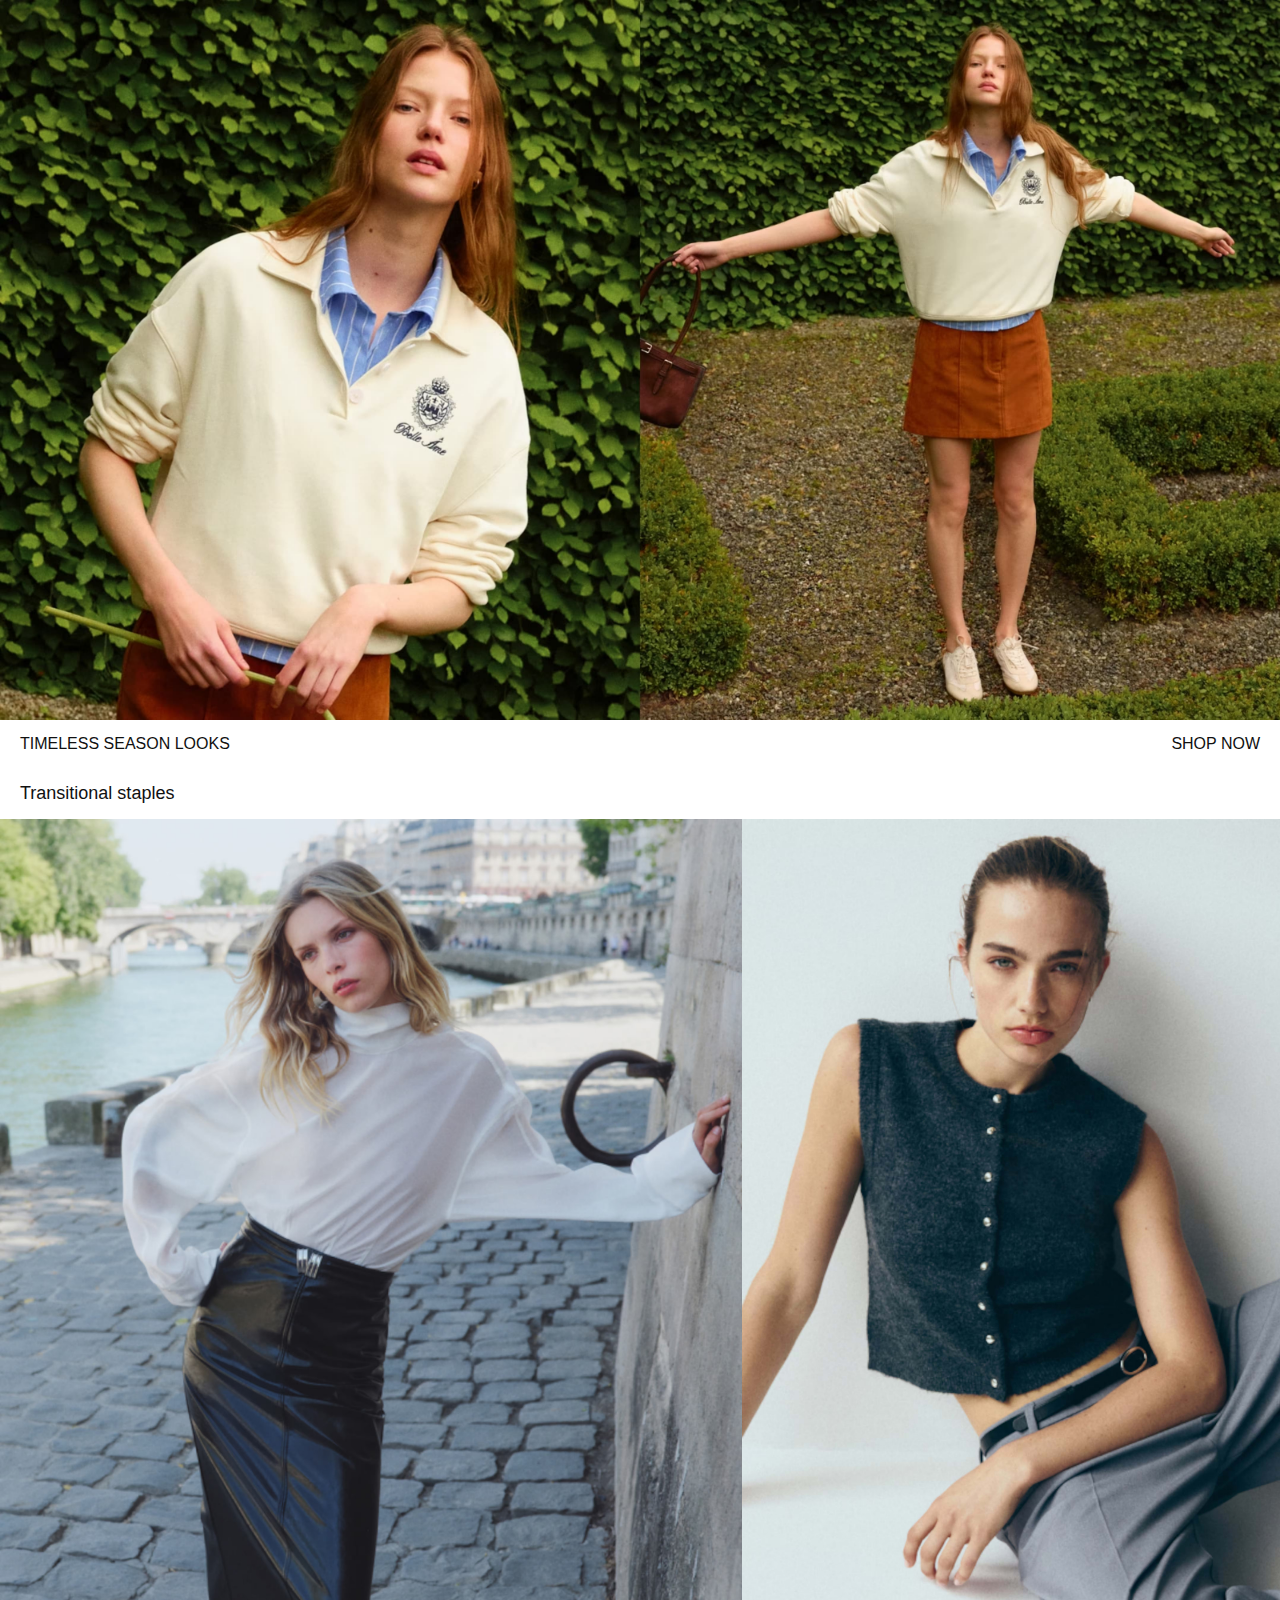
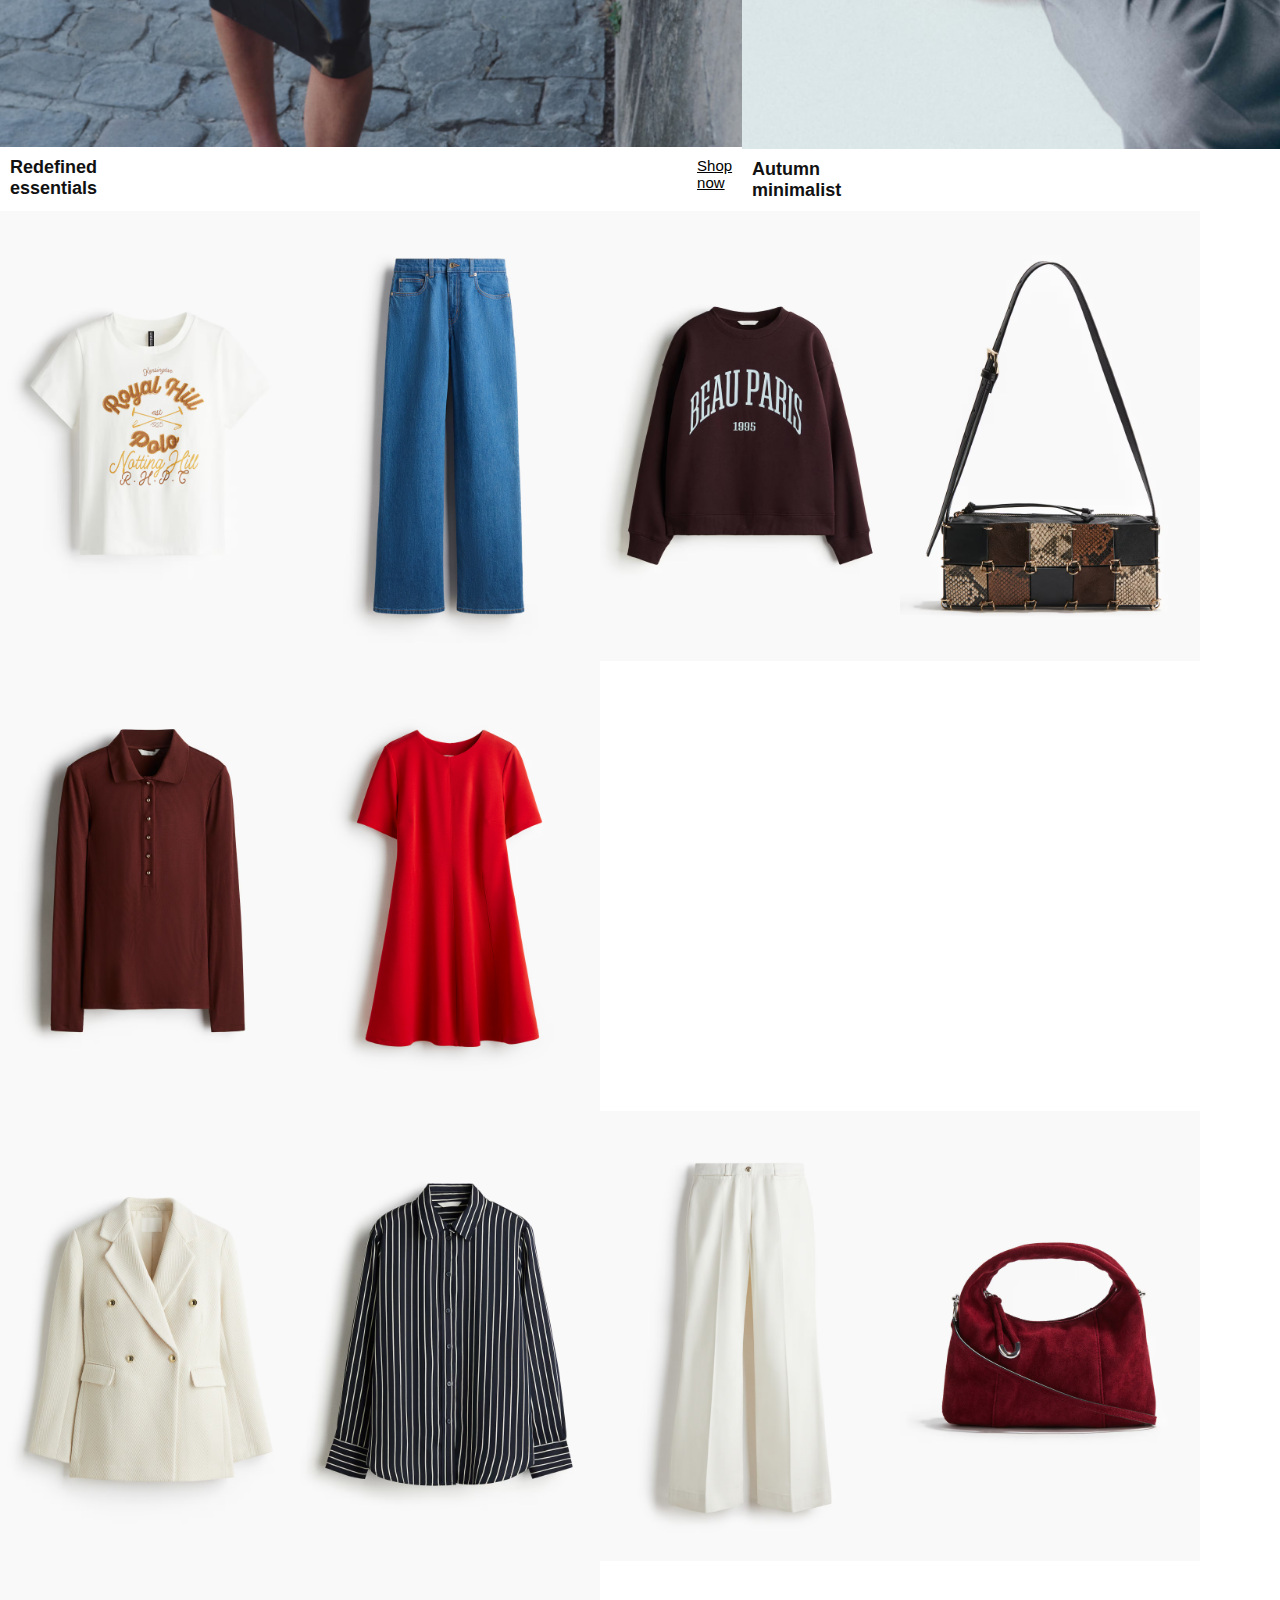
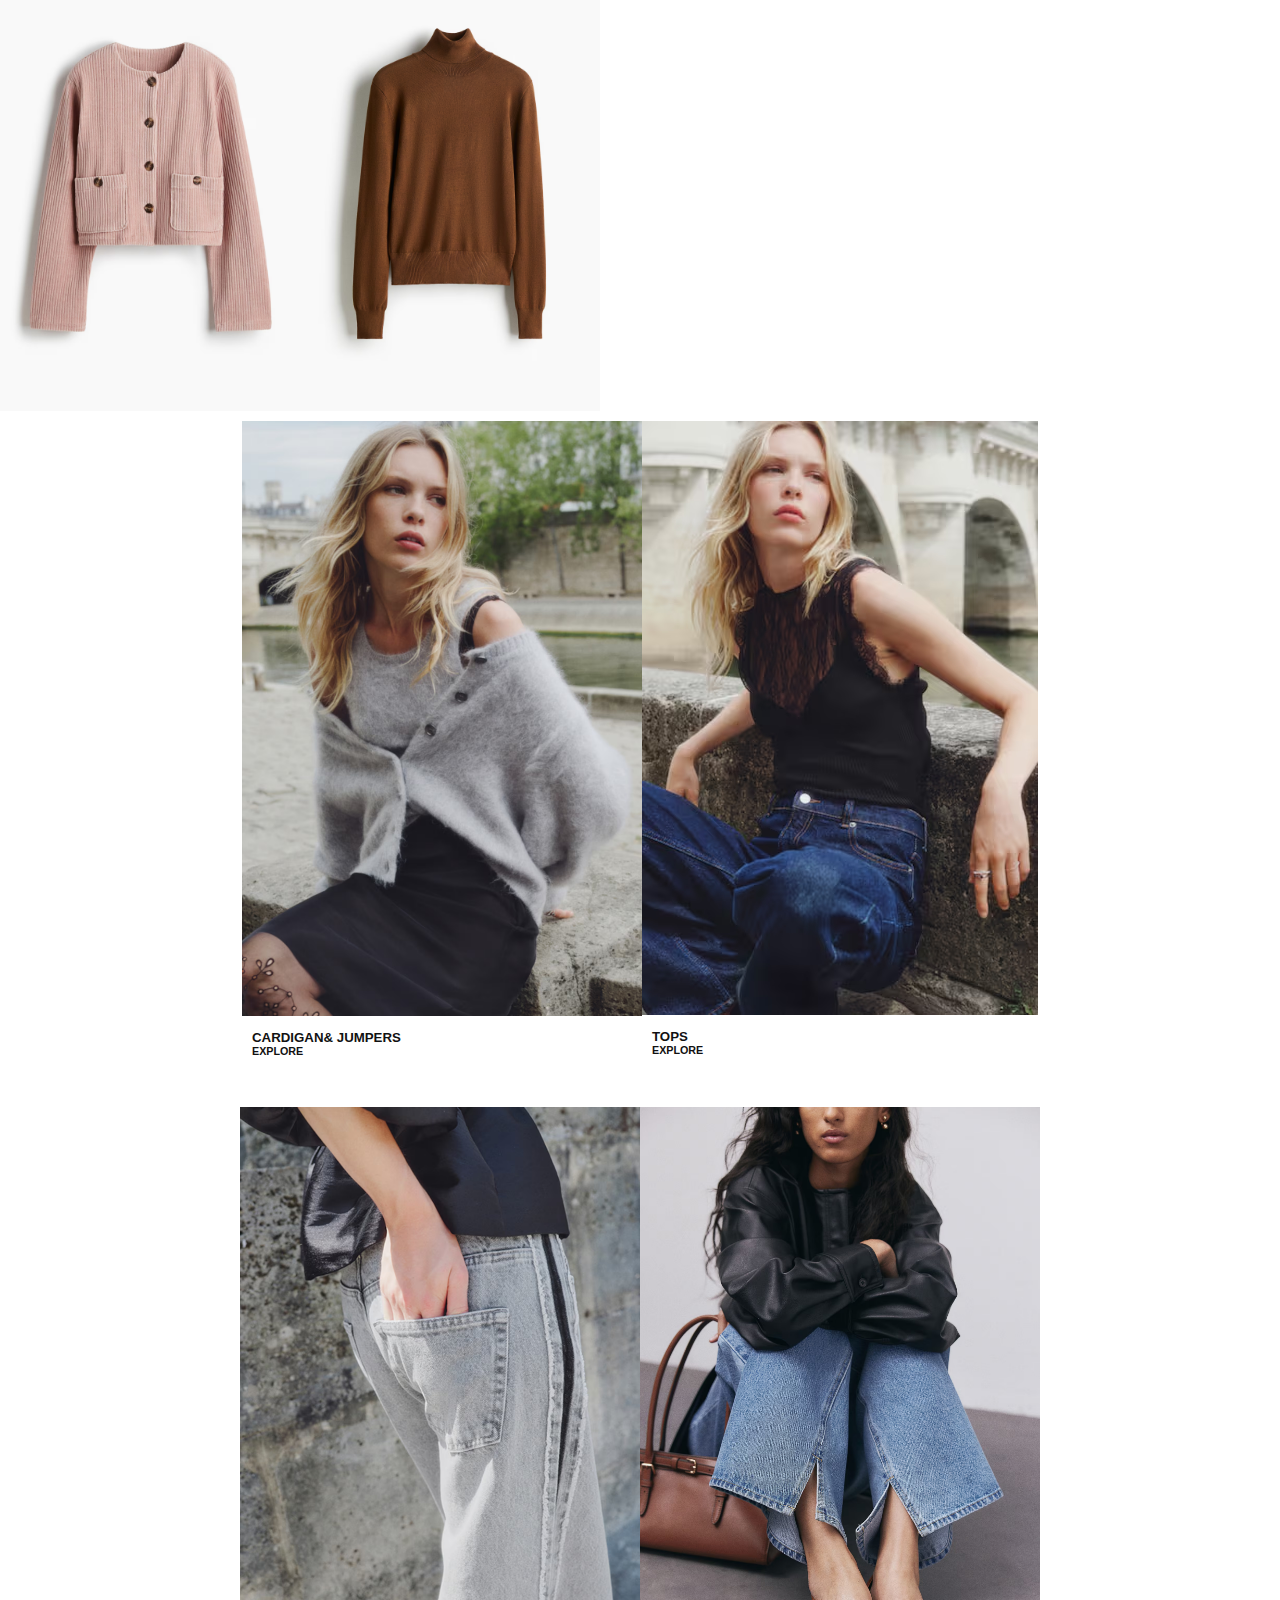
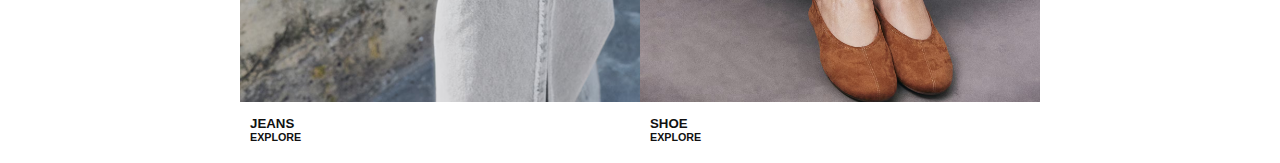
<file: h&m folder/index.html>
<!doctype html>
<html lang="en">

<head>
  <meta charset="utf-8">
  <meta name="viewport" content="width=device-width, initial-scale=1">
  <title>Bootstrap demo</title>
  <link href="https://cdn.jsdelivr.net/npm/bootstrap@5.3.8/dist/css/bootstrap.min.css" rel="stylesheet"
    integrity="sha384-sRIl4kxILFvY47J16cr9ZwB07vP4J8+LH7qKQnuqkuIAvNWLzeN8tE5YBujZqJLB" crossorigin="anonymous">
  <link rel="stylesheet" href="style.css">
  <link rel="stylesheet" href="media.css">
</head>

<body>
  <header>
    <div class="image-one">
      <img src="images/ladies/image1 (1).jpg" alt="">
    </div>
    <div class="section">
      <h5>TIMELESS SEASON LOOKS</h5>
      <h5>SHOP NOW</h5>
    </div>
    <h6 class="text-left">Transitional staples</h6>
    <div class="image-wrapper">
      <div class="image-box">
        <img src="images/ladies/img3.jpg" alt="Image 1">
        <div class="caption">
          <h5>Redefined essentials</h5>
          <a href="#">Shop now</a>
        </div>
      </div>
      <div class="image-box">
        <img src="images/ladies/img4.jpg" alt="Image 2">
        <div class="caption">
          <h5>Autumn minimalist</h5>
          <a href="#">Shop now</a>
        </div>
      </div>
    </div>

 <!--cards-->

    <div class="new-in">
      <img src="images/ladies/img5.avif" alt="">
      <img src="images/ladies/img6.avif" alt="">
      <img src="images/ladies/img7.avif" alt="">
      <img src="images/ladies/img8.avif" alt="">
      <img src="images/ladies/img9.avif" alt="">
      <img src="images/ladies/img10.avif" alt="">
    </div>
    <div class="new-out">
      <img src="images/ladies/img11.avif" alt="">
      <img src="images/ladies/img12.avif" alt="">
      <img src="images/ladies/img13.avif" alt="">
      <img src="images/ladies/img14.avif" alt="">
      <img src="images/ladies/img15.avif" alt="">
      <img src="images/ladies/img16.avif" alt="">
    </div>
<!--two-cards-->
<div class="two-card">
  <div class="card1">
    <img src="images/ladies/img17.avif" class="" alt="..."height="595px" width="400px">
    <div class="text-card1">
      <h5>CARDIGAN& JUMPERS</h5>
      <h6>EXPLORE</h6>
    </div>
  </div>

  <div class="card2">
    <img src="images/ladies/img18.avif" class="" alt="...">
    <div class="text-card2">
      <h5>TOPS</h5>
      <h6>EXPLORE</h6>
    </div>
  </div>
</div>

<!--last cards-->

<div class="last-card">
  <div class="card1">
    <img src="images/ladies/img19.avif" class="" alt="..."height="595px" width="400px">
    <div class="text-card1">
      <h5>JEANS</h5>
      <h6>EXPLORE</h6>
    </div>
  </div>

  <div class="card2">
    <img src="images/ladies/img20.avif" class="" alt="..."height="595px" width="400px">
    <div class="text-card2">
      <h5>SHOE</h5>
      <h6>EXPLORE</h6>
    </div>
  </div>
</div>


  </header>
  <script src="https://cdn.jsdelivr.net/npm/bootstrap@5.3.8/dist/js/bootstrap.bundle.min.js"
    integrity="sha384-FKyoEForCGlyvwx9Hj09JcYn3nv7wiPVlz7YYwJrWVcXK/BmnVDxM+D2scQbITxI"
    crossorigin="anonymous"></script>
</body>

</html>
</file>
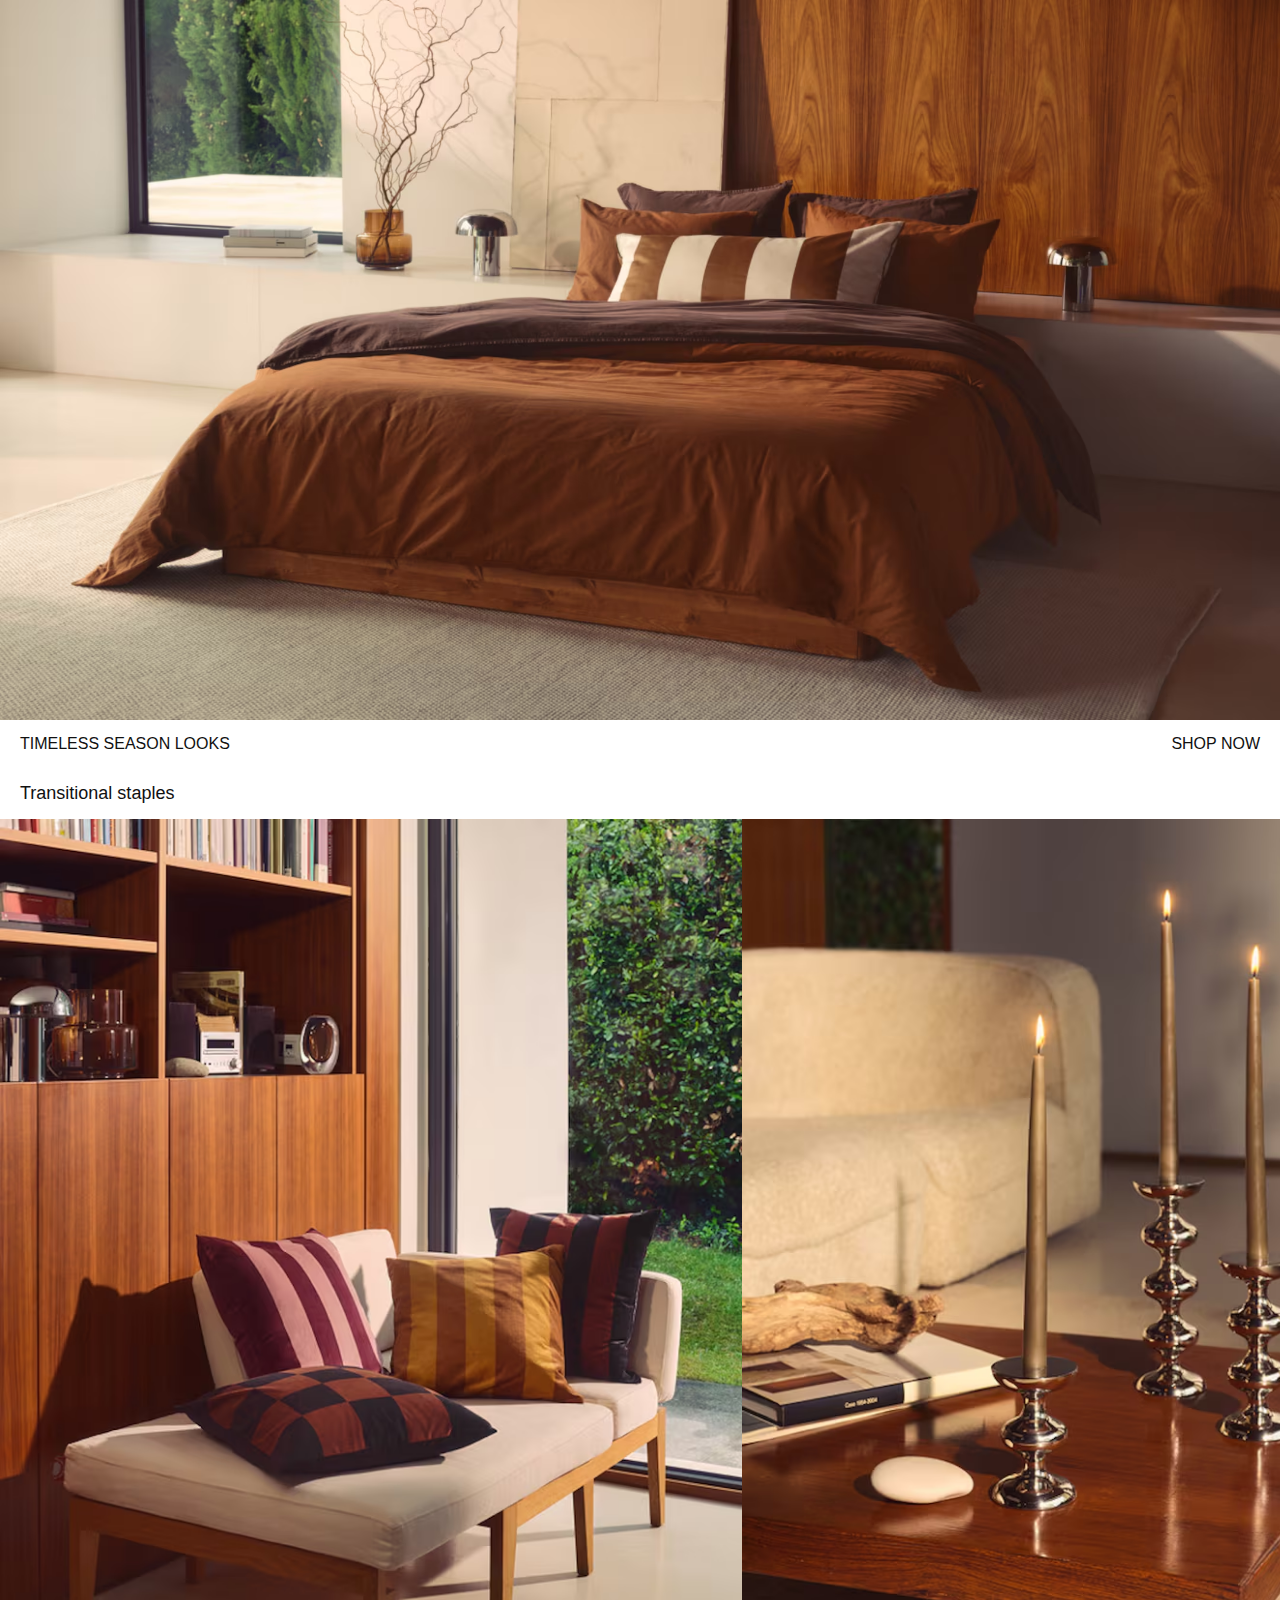
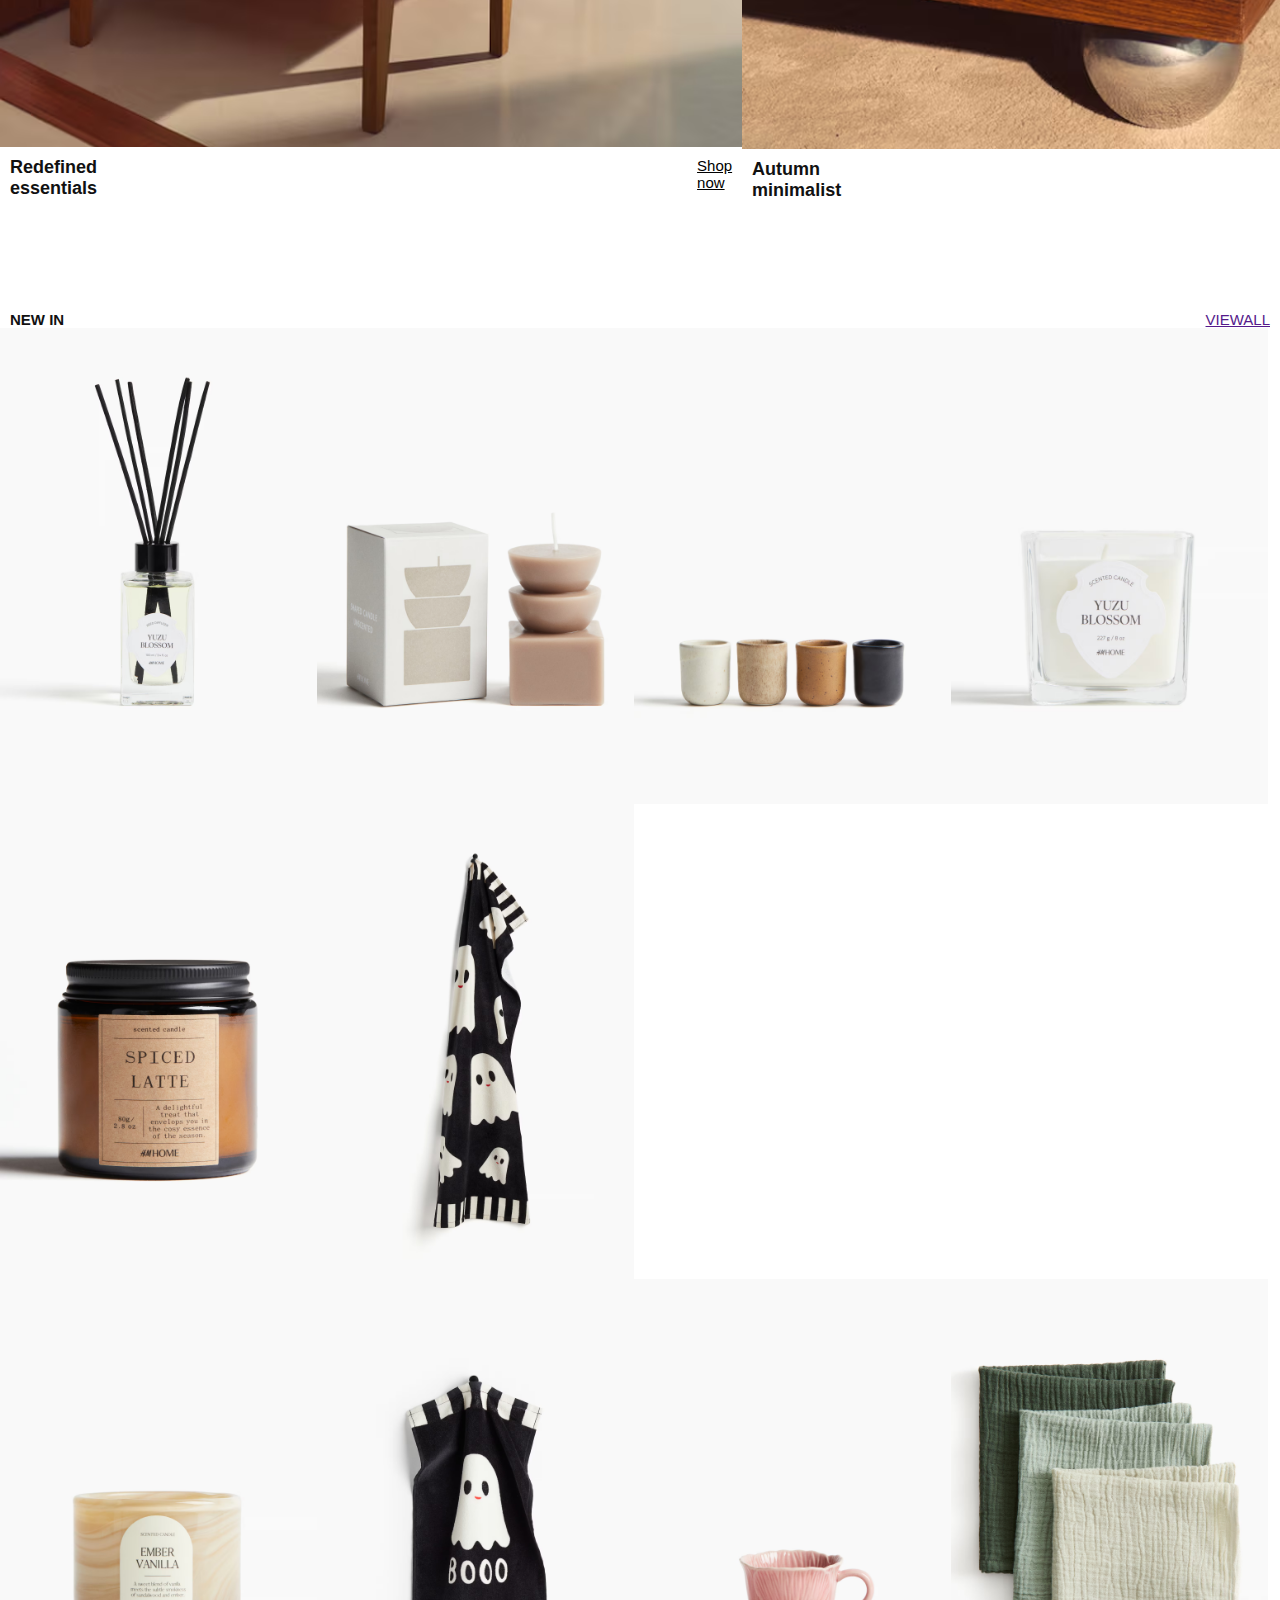
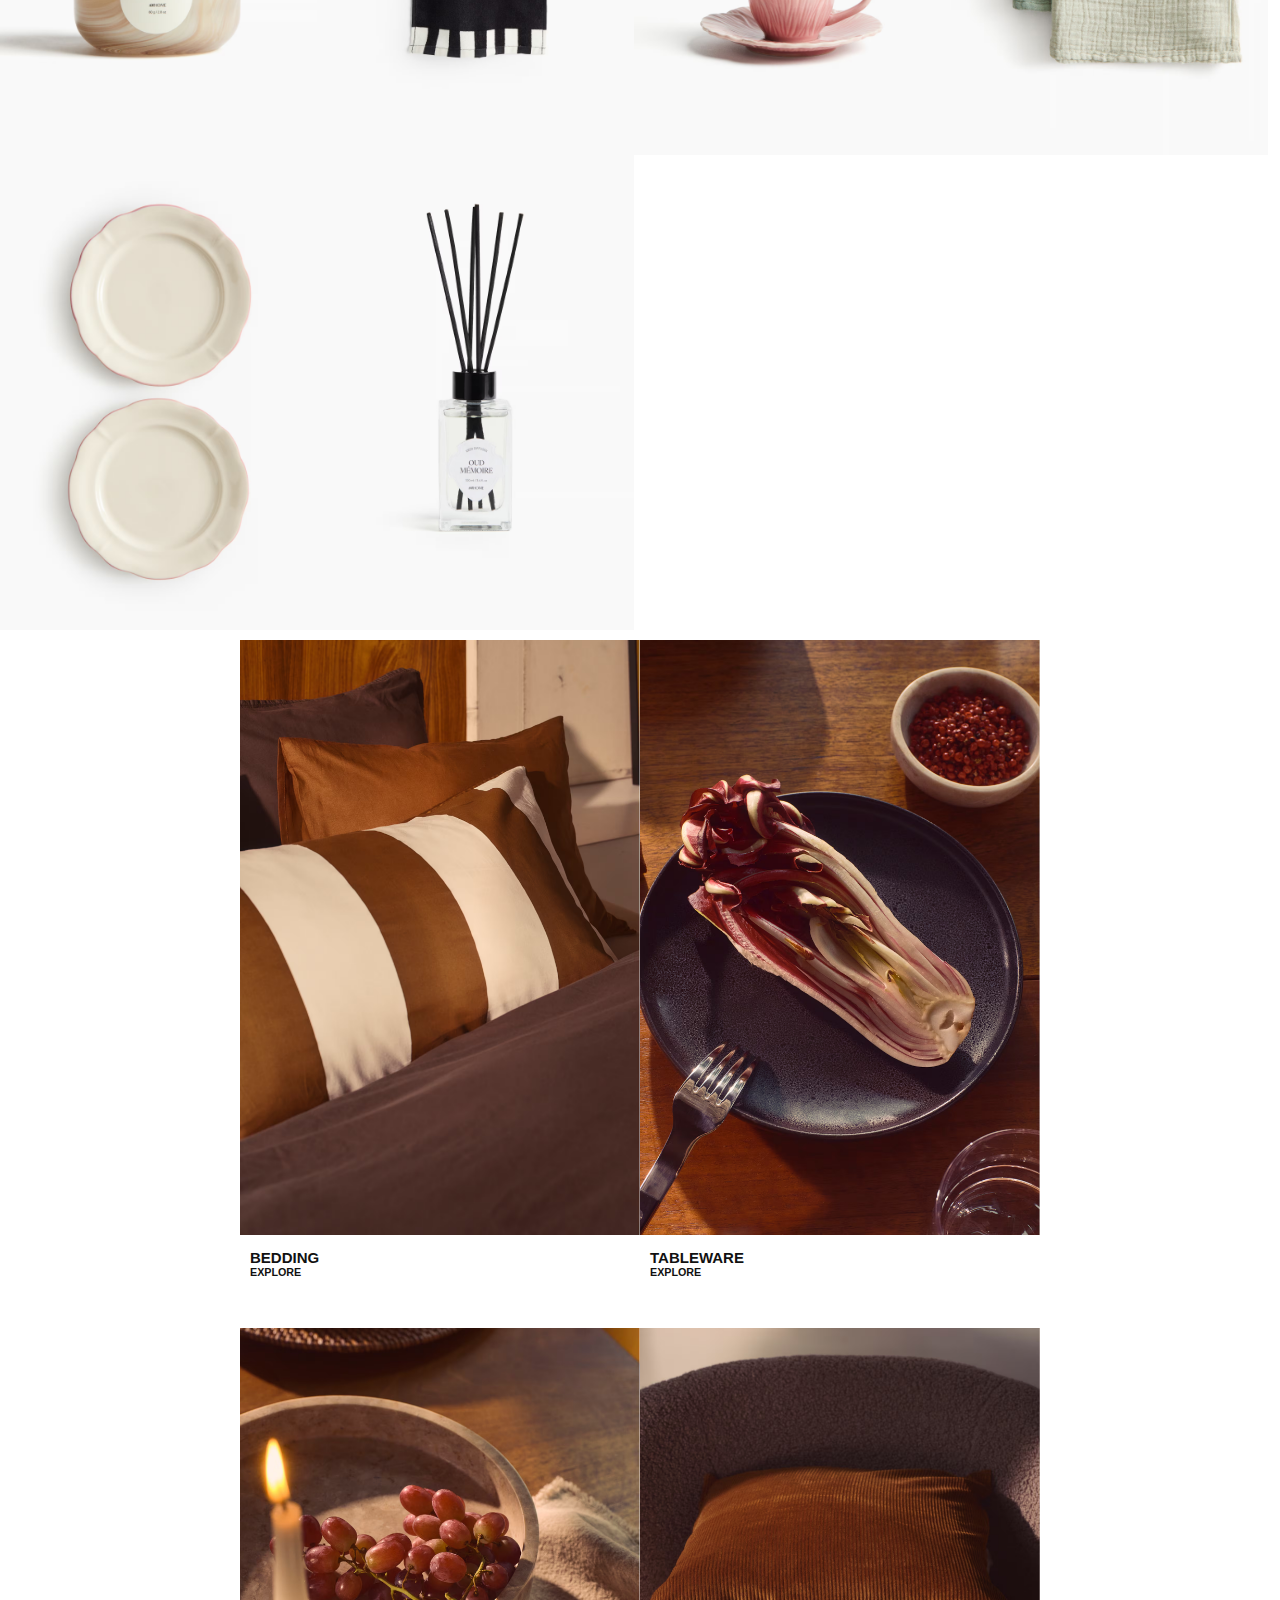
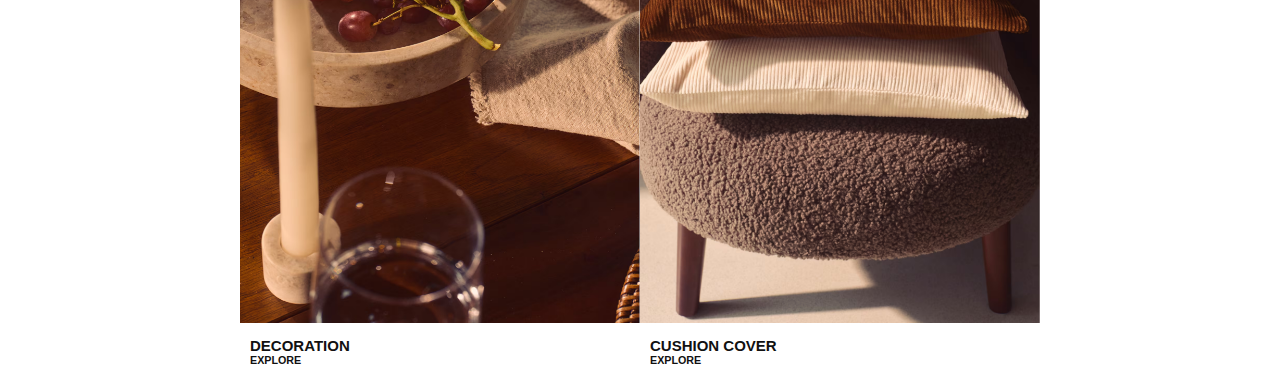
<file: h&m folder/home.html>
<!doctype html>
<html lang="en">

<head>
  <meta charset="utf-8">
  <meta name="viewport" content="width=device-width, initial-scale=1">
  <title>Bootstrap demo</title>
  <link href="https://cdn.jsdelivr.net/npm/bootstrap@5.3.8/dist/css/bootstrap.min.css" rel="stylesheet"
    integrity="sha384-sRIl4kxILFvY47J16cr9ZwB07vP4J8+LH7qKQnuqkuIAvNWLzeN8tE5YBujZqJLB" crossorigin="anonymous">
  <link rel="stylesheet" href="home.css">
  
</head>

<body>
  <header>
    <div class="home-one">
      <img src="images/home/img1.avif" alt="">
    </div>
    <div class="section-home">
      <h5>TIMELESS SEASON LOOKS</h5>
      <h5>SHOP NOW</h5>
    </div>
    <h6 class="home-left">Transitional staples</h6>
    <div class="home-wrapper">
      <div class="home-box">
        <img src="images/home/img2.avif" alt="Image 1">
        <div class="caption-home">
          <h5>Redefined essentials</h5>
          <a href="#">Shop now</a>
        </div>
      </div>
      <div class="home-box">
        <img src="images/home/img3.avif" alt="Image 2">
        <div class="caption-home">
          <h5>Autumn minimalist</h5>
          <a href="#">Shop now</a>
        </div>
      </div>
    </div>

 <!--cards-->
      <div class="heading-home">
        <h5>NEW IN</h5>
        <a href="">VIEWALL</a>
      </div>
    <div class="home-in">
      <img src="images/home/img4.avif" alt="">
      <img src="images/home/img5.avif" alt="">
      <img src="images/home/img6.avif" alt="">
      <img src="images/home/img7.avif" alt="">
      <img src="images/home/img8.avif" alt="">
      <img src="images/home/img9.avif" alt="">
    </div>
    <div class="home-out">
      <img src="images/home/img10.avif" alt="">
      <img src="images/home/img11.avif" alt="">
      <img src="images/home/img12.avif" alt="">
      <img src="images/home/img13.avif" alt="">
      <img src="images/home/img14.avif" alt="">
      <img src="images/home/img15.avif" alt="">
    </div>
<!--two-cards-->
<div class="home-card">
  <div class="home-card1">
    <img src="images/home/img16.avif" class="" alt="..."height="595px" width="400px">
    <div class="hometext-card1">
      <h5>BEDDING</h5>
      <h6>EXPLORE</h6>
    </div>
  </div>

  <div class="home-card2">
    <img src="images/home/img17.avif" class="" alt="..."height="595px" width="400px">
    <div class="hometext-card2">
      <h5>TABLEWARE</h5>
      <h6>EXPLORE</h6>
    </div>
  </div>
</div>

<!--last cards-->

<div class="lasthome-card">
  <div class="home-card1">
    <img src="images/home/img18.avif" class="" alt="..."height="595px" width="400px">
    <div class="hometext-card1">
      <h5>DECORATION</h5>
      <h6>EXPLORE</h6>
    </div>
  </div>

  <div class="home-card2">
    <img src="images/home/img19.avif" class="" alt="..."height="595px" width="400px">
    <div class="hometext-card2">
      <h5>CUSHION COVER</h5>
      <h6>EXPLORE</h6>
    </div>
  </div>
</div>


  </header>
  <script src="https://cdn.jsdelivr.net/npm/bootstrap@5.3.8/dist/js/bootstrap.bundle.min.js"
    integrity="sha384-FKyoEForCGlyvwx9Hj09JcYn3nv7wiPVlz7YYwJrWVcXK/BmnVDxM+D2scQbITxI"
    crossorigin="anonymous"></script>
</body>

</html>
</file>
<file: h&m folder/style.css>
* {
  margin: 0;
  padding: 0;
  box-sizing: border-box;
}
body {
  font-family: Arial, sans-serif;
  background: #fff;
  color: #111;
}
/* Hero image */
.image-one img {
  width: 100%;
  height: auto;
  display: block;
}
/* Top section */
.section {
  display: flex;
  justify-content: space-between;
  align-items: center;
  padding: 15px 20px;
}
.section h5 {
  font-size: 16px;
  font-weight: 500;
}
/* Left-aligned text */
h6.text-left {
  text-align: left;
  font-size: 18px;
  margin: 15px 20px;
  font-weight: 500;
}
/* Side-by-side image boxes */
.image-wrapper {
  display: flex;
  width: 100%;
}
.image-box {
  flex: 1;
  display: flex;
  flex-direction: column;
  align-items: center;
}
.image-box img {
  width: 100%;
  height: auto;
  object-fit: contain;
  /* Fixed typo */
  display: block;
}
.caption {
  padding: 10px;
  
  display: flex;
  column-gap:600px;
  
}
.caption h5 {
  font-size: 18px;
  font-weight: 600;
  /*margin-bottom: 6px;*/
  right: 40px;
}
.caption a {
  font-size: 15px;
  color: #000;
  text-decoration: underline;
  cursor: pointer;
}
/*cards*/
.new-in 
{
  display: flex;
  flex-wrap: wrap;
  
}
.new-in img{
  width:300px;
  height: auto;
}
.new-out 
{
  display: flex;
  flex-wrap: wrap;
  
}
.new-out img{
  width:300px;
  height: auto;
}


/*two-cards*/

.two-card
{
  display: flex;
  justify-content: center;
  border: none;
  padding: 10px;
}
.text-card1
{
  padding: 10px;
}
.text-card2
{
  padding: 10px;
}

.last-card
{
  display: flex;
  justify-content: center;
  border: none;
  padding: 10px;
  padding-top: 30px;
}
</file>
<file: h&m folder/media.css>
@media (max-width: 767.98px) {
  /* captions smaller font on small screens */
  .caption h5 {
    font-size: 16px;
  }
  .caption a {
    font-size: 14px;
  }
}

@media (min-width: 768px) and (max-width: 991.98px) {
  /* medium screens image tweaks */
  .image-box img {
    max-width: 95%;
    margin: 0 auto;
  }
}

@media (max-width: 576px) {
  /* hide left-aligned text if needed */
  .text-start {
    display: none;
  }
}
</file>
<file: h&m folder/home.css>
* {
  margin: 0;
  padding: 0;
  box-sizing: border-box;
}
body {
  font-family: Arial, sans-serif;
  background: #fff;
  color: #111;
}
/* Hero image */
.home-one img {
  width: 100%;
  height: auto;
  display: block;
}
/* Top section */
.section-home {
  display: flex;
  justify-content: space-between;
  align-items: center;
  padding: 15px 20px;
}
.section-home h5 {
  font-size: 16px;
  font-weight: 500;
}
/* Left-aligned text */
h6.home-left {
  text-align: left;
  font-size: 18px;
  margin: 15px 20px;
  font-weight: 500;
}
/* Side-by-side image boxes */
.home-wrapper {
  display: flex;
  width: 100%;
}
.home-box {
  flex: 1;
  display: flex;
  flex-direction: column;
  align-items: center;
}
.home-box img {
  width: 100%;
  height: auto;
  object-fit: contain;
  /* Fixed typo */
  display: block;
}
.caption-home {
  padding: 10px;
  
  display: flex;
  column-gap:600px;
  
}
.caption-home h5 {
  font-size: 18px;
  font-weight: 600;
  /*margin-bottom: 6px;*/
  right: 40px;
}
.caption-home a {
  font-size: 15px;
  color: #000;
  text-decoration: underline;
  cursor: pointer;
}
/*cards*/
.heading-home
{
    display: flex;
    justify-content: space-between;
    padding-top: 100px;
    padding-left: 10px;
    padding-right: 10px;
   
}
h5 {
    font-size:15px;
}
a
{
    font-size: 15px;
}
.home-in 
{
  display: flex;
  flex-wrap: wrap;
  
}
.home-in img{
  width:317px;
  height: auto;
}
.home-out 
{
  display: flex;
  flex-wrap: wrap;
  
}
.home-out img{
  width:317px;
  height: auto;
}


/*two-cards*/

.home-card
{
  display: flex;
  justify-content: center;
  border: none;
  padding: 10px;
}
.hometext-card1
{
  padding: 10px;
}
.hometext-card2
{
  padding: 10px;
}

.lasthome-card
{
  display: flex;
  justify-content: center;
  border: none;
  padding: 10px;
  padding-top: 30px;
}
</file>
